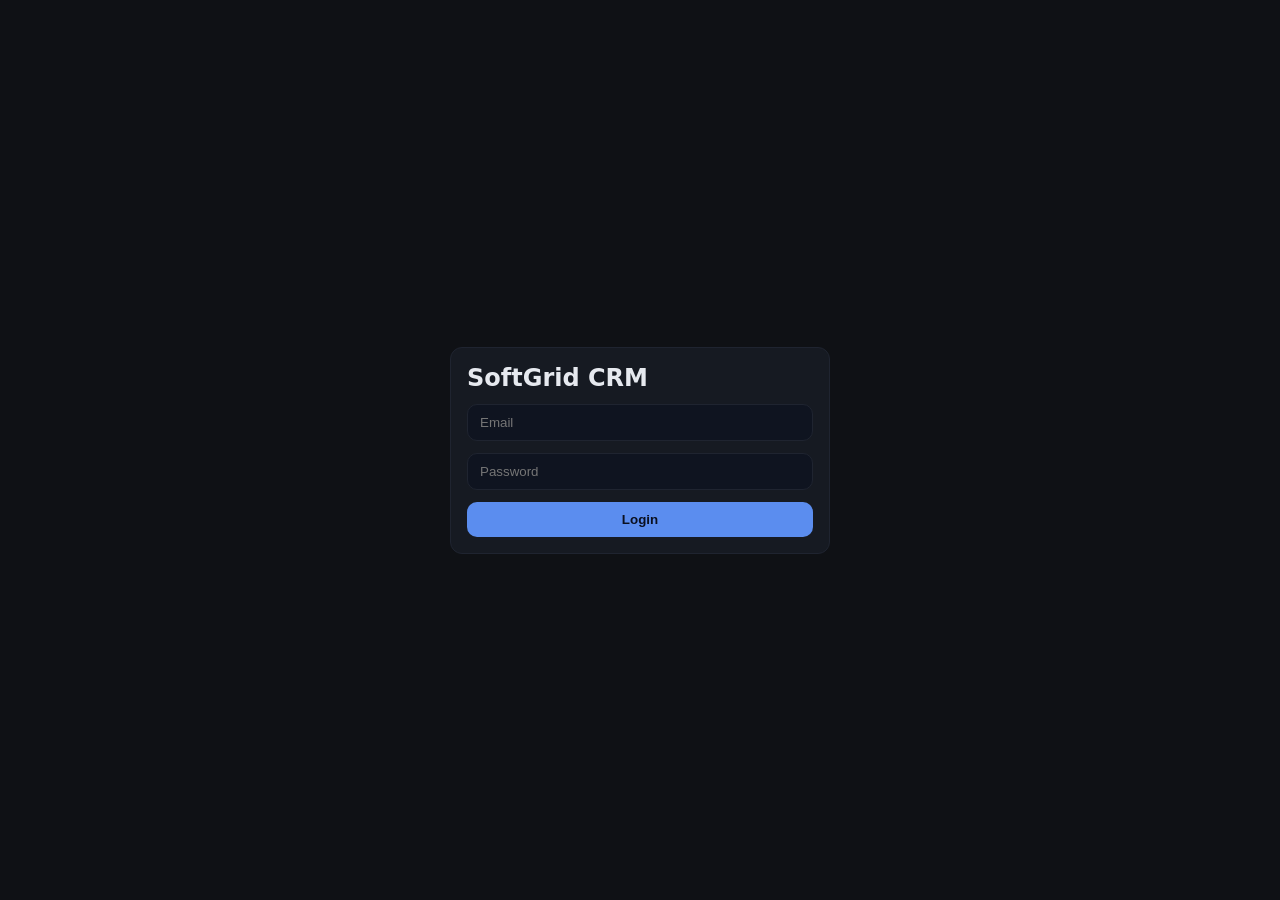
<file: index.html>
<!DOCTYPE html><html lang="en"><head>
<meta charset="UTF-8"><meta name="viewport" content="width=device-width, initial-scale=1.0">
<title>Login - SoftGrid CRM</title>
<link rel="stylesheet" href="style.css?v=12">
</head>
<body class="login-page"> 
  <div class="card" style="width:min(380px,100%)">
    <h2 style="margin:0 0 12px">SoftGrid CRM</h2>
    <form class="form" action="dashboard.html">
      <input type="email" placeholder="Email" required>
      <input type="password" placeholder="Password" required>
      <button class="btn-primary">Login</button>
    </form>
  </div>
</body></html>
</file>
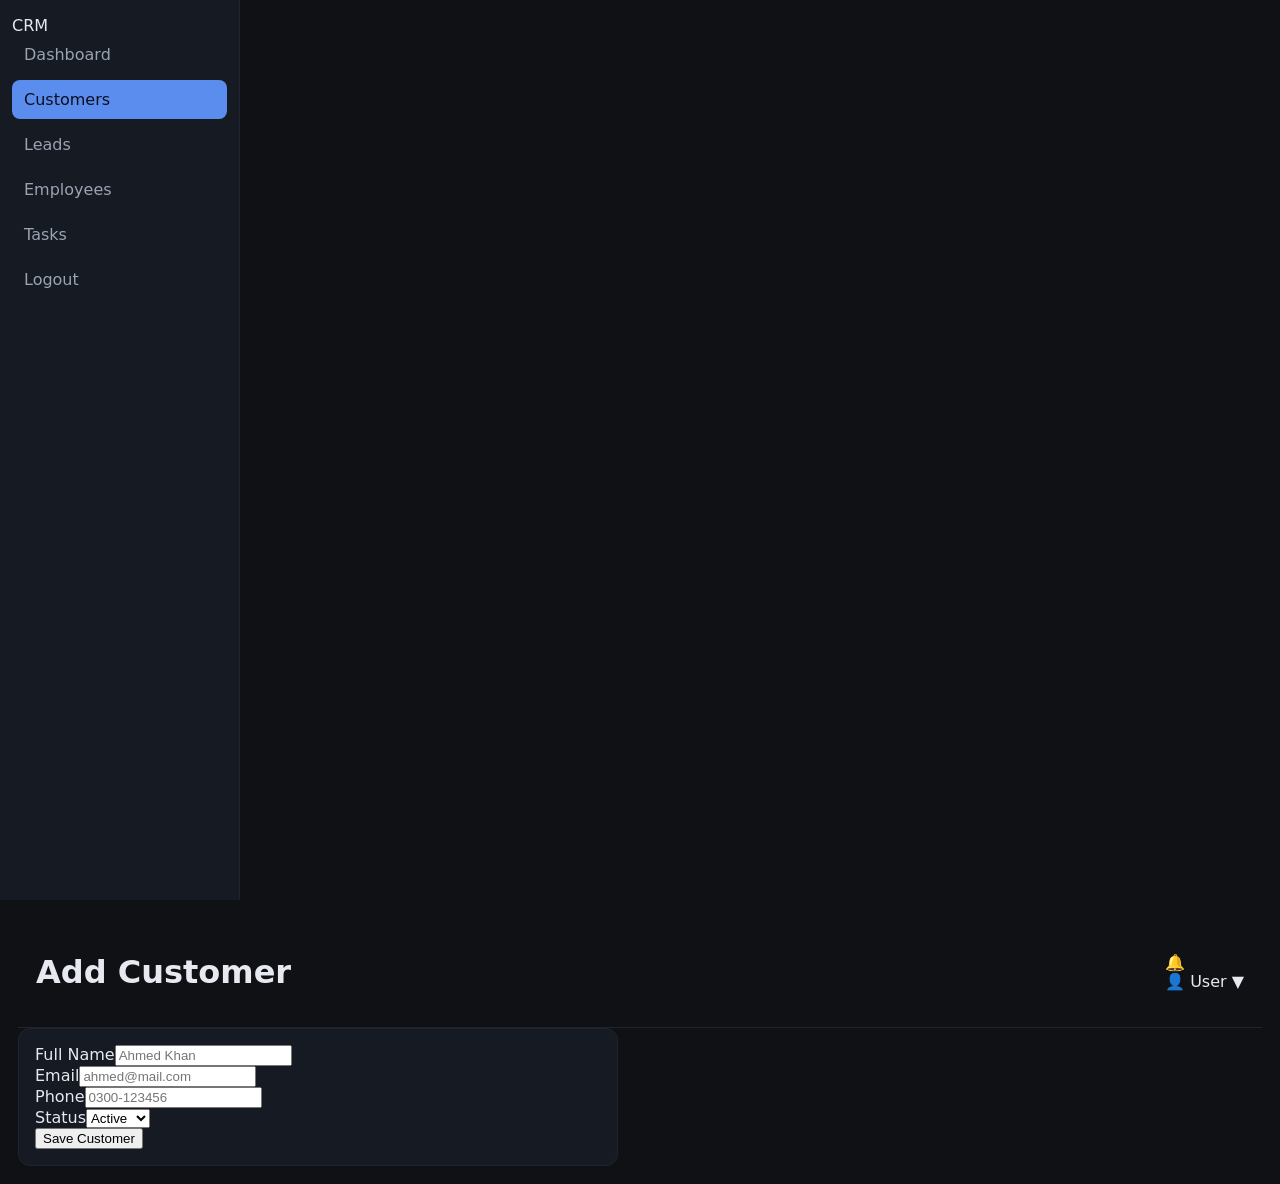
<file: add-customer.html>
<!DOCTYPE html>
<html lang="en"><head><meta charset="UTF-8"><meta name="viewport" content="width=device-width, initial-scale=1.0"><title>Add Customer</title><link rel="stylesheet" href="style.css"></head>
<body><div class="layout">
<aside class="sidebar"><div class="brand">CRM</div><nav class="nav"><a href="dashboard.html">Dashboard</a><a href="customers.html" class="active">Customers</a><a href="leads.html">Leads</a><a href="#">Employees</a><a href="#">Tasks</a><a href="index.html">Logout</a></nav></aside>
<main class="content">
<header class="topbar"><h1>Add Customer</h1><div class="right"><span>🔔</span><div class="profile">👤 User ▼</div></div></header>
<div class="card" style="max-width:600px;"><form action="customers.html">
<div class="field"><label>Full Name</label><input type="text" placeholder="Ahmed Khan" required></div>
<div class="field"><label>Email</label><input type="email" placeholder="ahmed@mail.com" required></div>
<div class="field"><label>Phone</label><input type="text" placeholder="0300-123456"></div>
<div class="field"><label>Status</label><select><option>Active</option><option>New</option><option>Closed</option></select></div>
<button class="btn" type="submit">Save Customer</button>
</form></div></main></div></body></html>
</file>
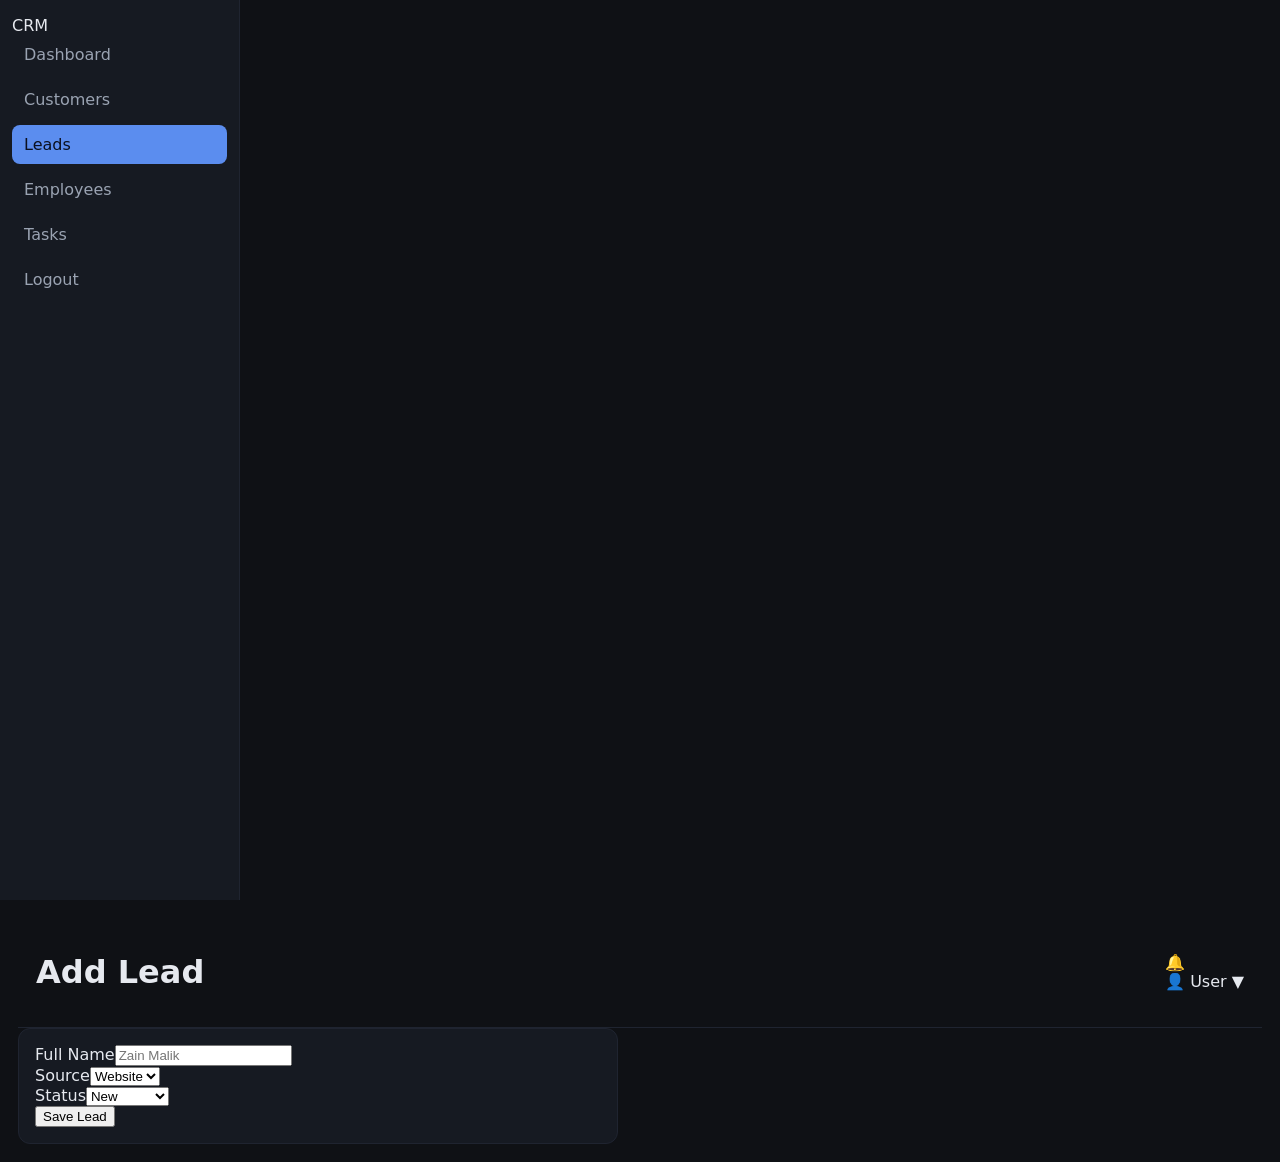
<file: add-lead.html>
<!DOCTYPE html>
<html lang="en"><head><meta charset="UTF-8"><meta name="viewport" content="width=device-width, initial-scale=1.0"><title>Add Lead</title><link rel="stylesheet" href="style.css"></head>
<body><div class="layout">
<aside class="sidebar"><div class="brand">CRM</div><nav class="nav"><a href="dashboard.html">Dashboard</a><a href="customers.html">Customers</a><a href="leads.html" class="active">Leads</a><a href="#">Employees</a><a href="#">Tasks</a><a href="index.html">Logout</a></nav></aside>
<main class="content">
<header class="topbar"><h1>Add Lead</h1><div class="right"><span>🔔</span><div class="profile">👤 User ▼</div></div></header>
<div class="card" style="max-width:600px;"><form action="leads.html">
<div class="field"><label>Full Name</label><input type="text" placeholder="Zain Malik" required></div>
<div class="field"><label>Source</label><select><option>Website</option><option>Referral</option><option>Ads</option></select></div>
<div class="field"><label>Status</label><select><option>New</option><option>Contacted</option><option>Closed</option></select></div>
<button class="btn" type="submit">Save Lead</button>
</form></div></main></div></body></html>
</file>
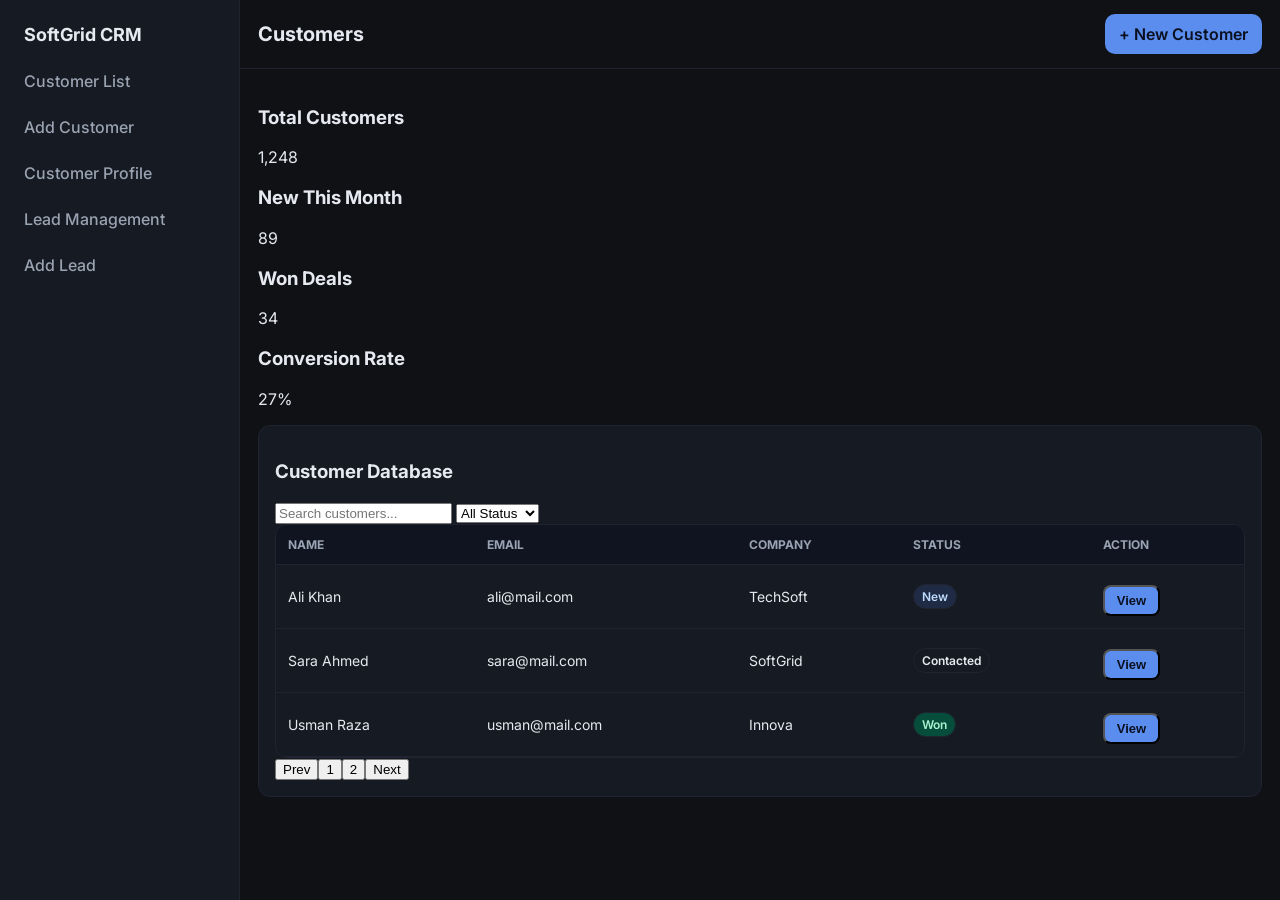
<file: customers.html>
<!DOCTYPE html>
<html lang="en">
<head>
  <meta charset="UTF-8">
  <meta name="viewport" content="width=device-width, initial-scale=1.0">
  <title>SoftGrid CRM - Customers</title>
  <link rel="stylesheet" href="style.css">
  <link href="https://fonts.googleapis.com/css2?family=Inter:wght@400;500;600;700&display=swap" rel="stylesheet">
</head>
<body>
  <div class="dashboard">
    <aside class="sidebar">
      <div class="logo">SoftGrid CRM</div>
      <nav>
        <a href="dashboard.html">Customer List</a>
        <a href="add-customer.html">Add Customer</a>
        <a href="customer-profile.html">Customer Profile</a>
        <a href="leads.html">Lead Management</a>
        <a href="add-lead.html">Add Lead</a>
      </nav>
    </aside>

    <div class="main">
      <header class="topbar">
        <h2>Customers</h2>
        <a href="add-customer.html" class="btn-primary">+ New Customer</a>
      </header>

      <div class="content">
        <div class="grid">
          <div class="kpi"><h3>Total Customers</h3><p>1,248</p></div>
          <div class="kpi"><h3>New This Month</h3><p>89</p></div>
          <div class="kpi"><h3>Won Deals</h3><p>34</p></div>
          <div class="kpi"><h3>Conversion Rate</h3><p>27%</p></div>
        </div>

        <div class="card">
          <h3>Customer Database</h3>
          <div class="toolbar">
            <input type="text" placeholder="Search customers...">
            <select><option>All Status</option><option>New</option><option>Contacted</option><option>Won</option></select>
          </div>
          <div class="table-wrap">
            <table>
              <thead><tr><th>NAME</th><th>EMAIL</th><th>COMPANY</th><th>STATUS</th><th>ACTION</th></tr></thead>
              <tbody>
                <tr><td>Ali Khan</td><td>ali@mail.com</td><td>TechSoft</td><td><span class="badge new">New</span></td><td><button class="btn-icon">View</button></td></tr>
                <tr><td>Sara Ahmed</td><td>sara@mail.com</td><td>SoftGrid</td><td><span class="badge contacted">Contacted</span></td><td><button class="btn-icon">View</button></td></tr>
                <tr><td>Usman Raza</td><td>usman@mail.com</td><td>Innova</td><td><span class="badge won">Won</span></td><td><button class="btn-icon">View</button></td></tr>
              </tbody>
            </table>
          </div>
          <div class="pagination"><button>Prev</button><button class="active">1</button><button>2</button><button>Next</button></div>
        </div>
      </div>
    </div>
  </div>
</body>
</html>
</file>
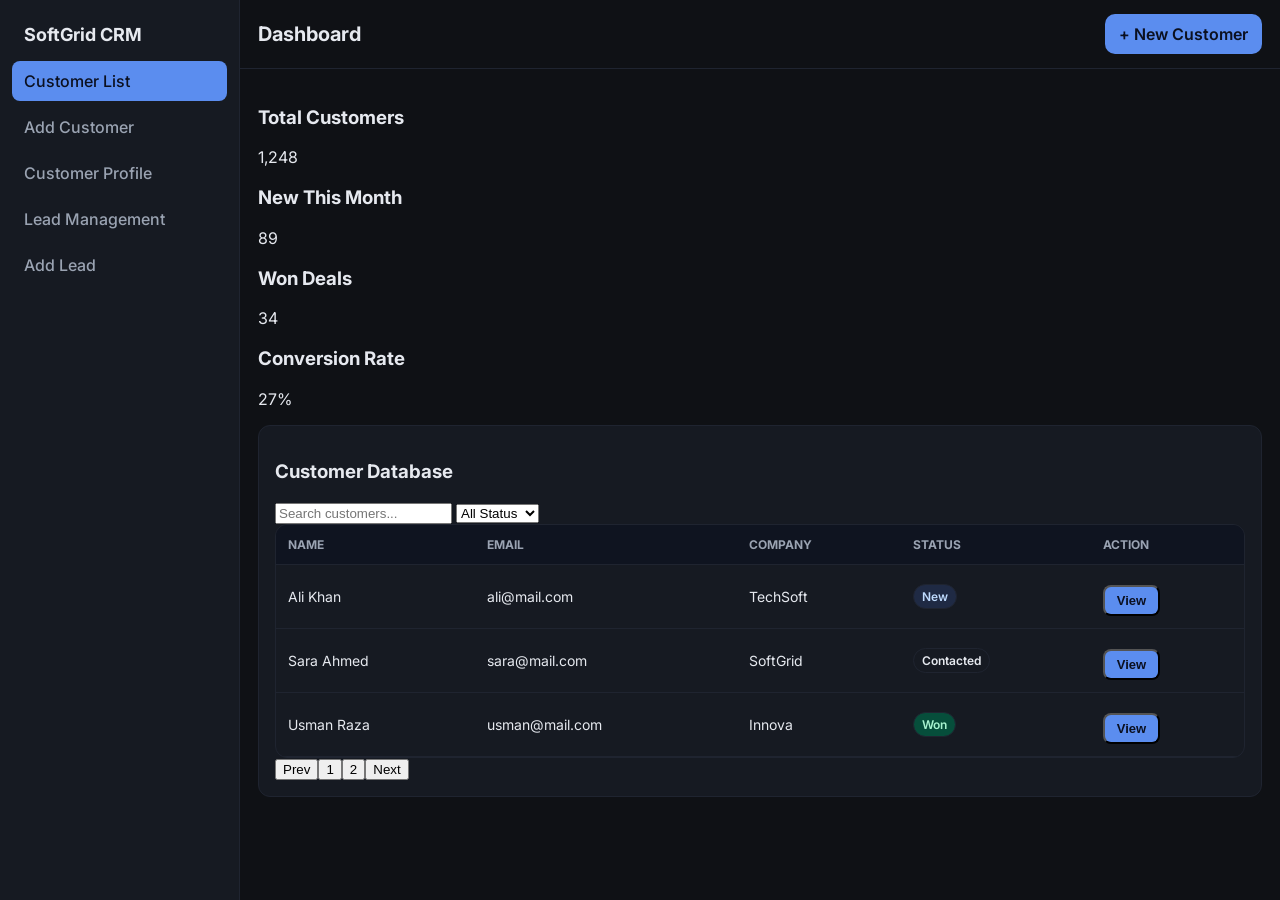
<file: dashboard.html>
<!DOCTYPE html>
<html lang="en">
<head>
  <meta charset="UTF-8">
  <meta name="viewport" content="width=device-width, initial-scale=1.0">
  <title>SoftGrid CRM - Dashboard</title>
  <link rel="stylesheet" href="style.css">
  <link href="https://fonts.googleapis.com/css2?family=Inter:wght@400;500;600;700&display=swap" rel="stylesheet">
</head>
<body>
  <div class="dashboard">
    <aside class="sidebar">
      <div class="logo">SoftGrid CRM</div>
      <nav>
        <a href="dashboard.html" class="active">Customer List</a>
        <a href="add-customer.html">Add Customer</a>
        <a href="customer-profile.html">Customer Profile</a>
        <a href="leads.html">Lead Management</a>
        <a href="add-lead.html">Add Lead</a>
      </nav>
    </aside>

    <div class="main">
      <header class="topbar">
        <h2>Dashboard</h2>
        <a href="add-customer.html" class="btn-primary">+ New Customer</a>
      </header>

      <div class="content">
        <div class="grid">
          <div class="kpi"><h3>Total Customers</h3><p>1,248</p></div>
          <div class="kpi"><h3>New This Month</h3><p>89</p></div>
          <div class="kpi"><h3>Won Deals</h3><p>34</p></div>
          <div class="kpi"><h3>Conversion Rate</h3><p>27%</p></div>
        </div>

        <div class="card">
          <h3>Customer Database</h3>
          <div class="toolbar">
            <input type="text" placeholder="Search customers...">
            <select><option>All Status</option><option>New</option><option>Contacted</option><option>Won</option></select>
          </div>
          <div class="table-wrap">
            <table>
              <thead><tr><th>NAME</th><th>EMAIL</th><th>COMPANY</th><th>STATUS</th><th>ACTION</th></tr></thead>
              <tbody>
                <tr><td>Ali Khan</td><td>ali@mail.com</td><td>TechSoft</td><td><span class="badge new">New</span></td><td><button class="btn-icon">View</button></td></tr>
                <tr><td>Sara Ahmed</td><td>sara@mail.com</td><td>SoftGrid</td><td><span class="badge contacted">Contacted</span></td><td><button class="btn-icon">View</button></td></tr>
                <tr><td>Usman Raza</td><td>usman@mail.com</td><td>Innova</td><td><span class="badge won">Won</span></td><td><button class="btn-icon">View</button></td></tr>
              </tbody>
            </table>
          </div>
          <div class="pagination"><button>Prev</button><button class="active">1</button><button>2</button><button>Next</button></div>
        </div>
      </div>
    </div>
  </div>
</body>
</html>
</file>
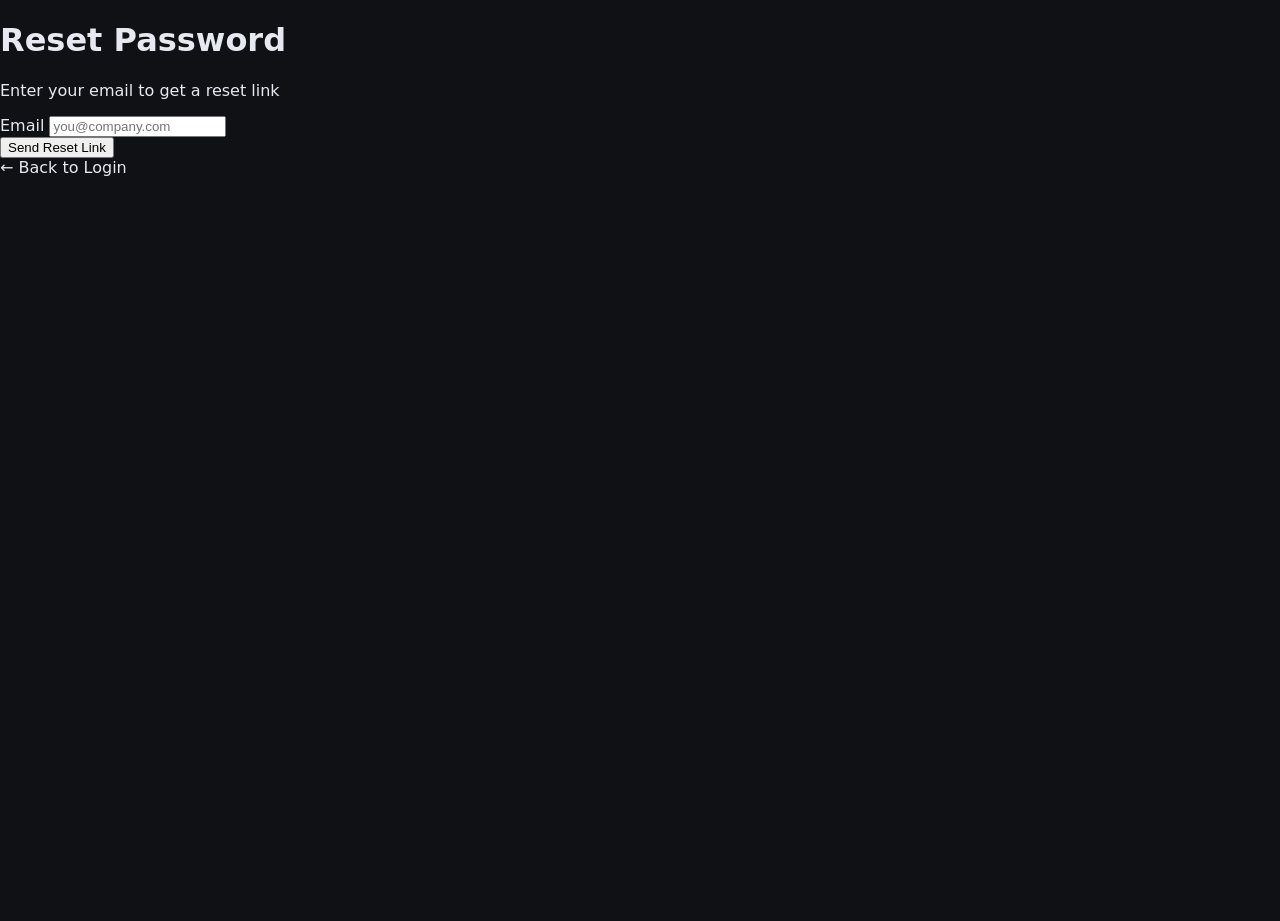
<file: forgot-password.html>
<!DOCTYPE html>
<html lang="en">
<head>
  <meta charset="UTF-8">
  <meta name="viewport" content="width=device-width, initial-scale=1.0">
  <title>Reset Password</title>
  <link rel="stylesheet" href="style.css">
</head>
<body>
  <div class="auth-wrap">
    <div class="auth-card">
      <h1>Reset Password</h1>
      <p>Enter your email to get a reset link</p>
      <form>
        <div class="field">
          <label>Email</label>
          <input type="email" placeholder="you@company.com" required>
        </div>
        <button class="btn" type="submit">Send Reset Link</button>
      </form>
      <a class="link" href="index.html">← Back to Login</a>
    </div>
  </div>
</body>
</html>
</file>
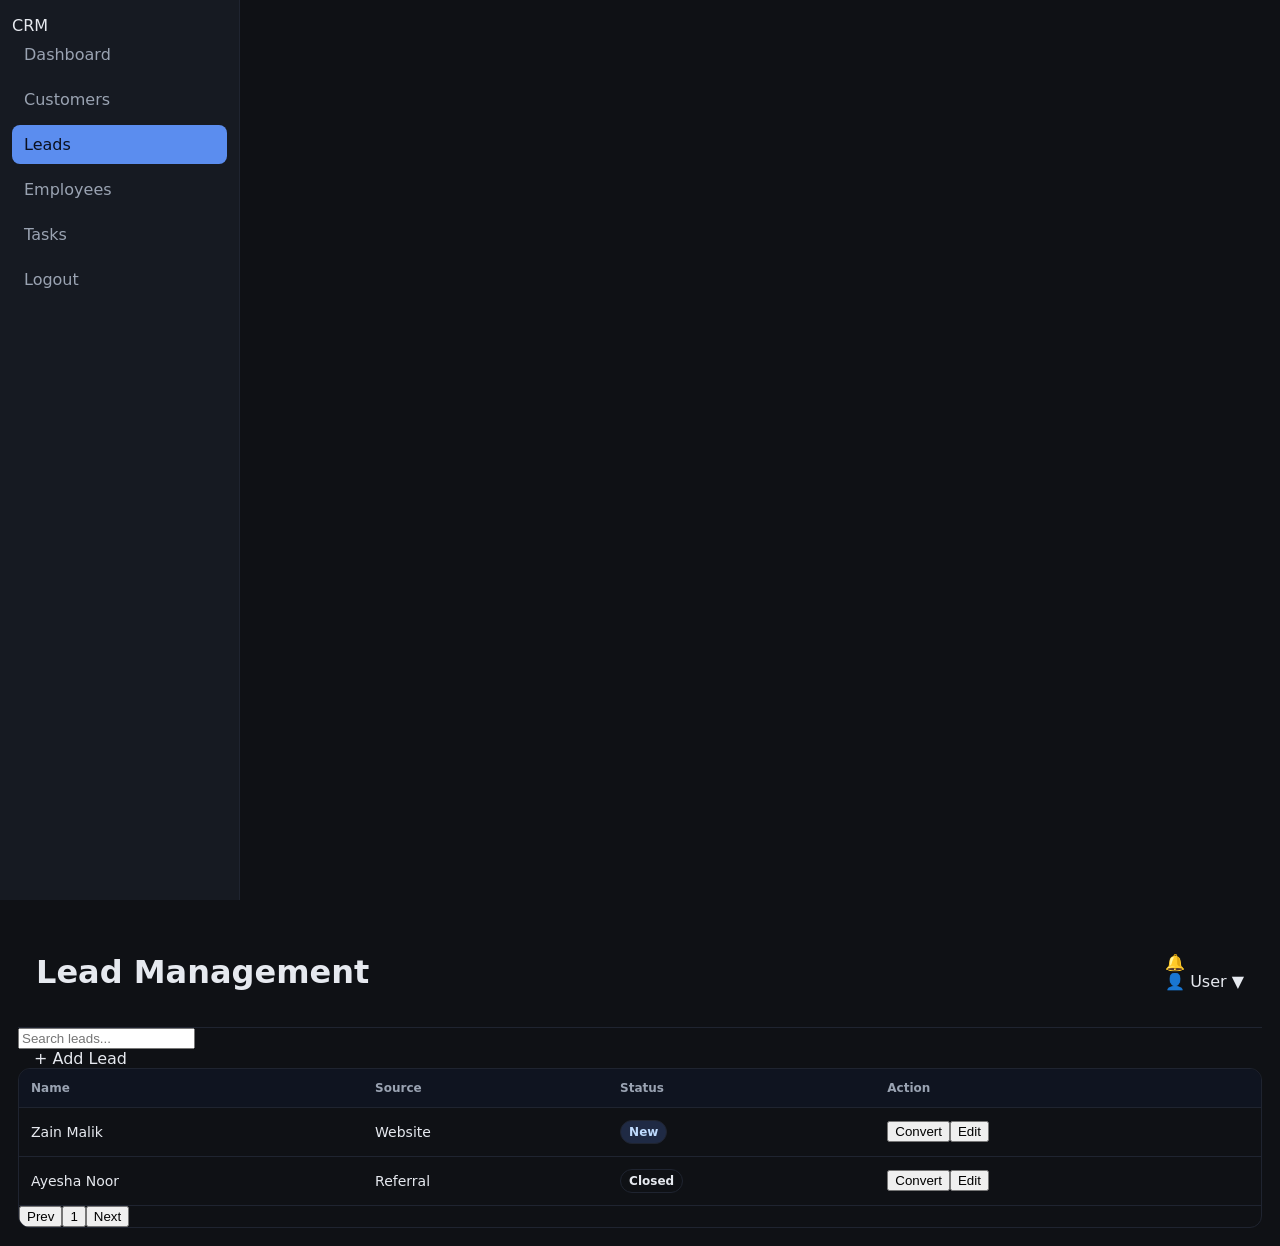
<file: leads.html>
<!DOCTYPE html>
<html lang="en"><head><meta charset="UTF-8"><meta name="viewport" content="width=device-width, initial-scale=1.0"><title>Leads</title><link rel="stylesheet" href="style.css"></head>
<body><div class="layout">
<aside class="sidebar"><div class="brand">CRM</div><nav class="nav"><a href="dashboard.html">Dashboard</a><a href="customers.html">Customers</a><a href="leads.html" class="active">Leads</a><a href="#">Employees</a><a href="#">Tasks</a><a href="index.html">Logout</a></nav></aside>
<main class="content">
<header class="topbar"><h1>Lead Management</h1><div class="right"><span>🔔</span><div class="profile">👤 User ▼</div></div></header>
<div class="toolbar"><div class="left"><input type="text" placeholder="Search leads..."></div><a href="add-lead.html" class="btn" style="width:auto; padding:10px 16px;">+ Add Lead</a></div>
<div class="table-wrap">
<table class="table"><thead><tr><th>Name</th><th>Source</th><th>Status</th><th>Action</th></tr></thead>
<tbody>
<tr><td>Zain Malik</td><td>Website</td><td><span class="badge new">New</span></td><td class="actions"><button class="btn-sm primary">Convert</button><button class="btn-sm">Edit</button></td></tr>
<tr><td>Ayesha Noor</td><td>Referral</td><td><span class="badge closed">Closed</span></td><td class="actions"><button class="btn-sm primary">Convert</button><button class="btn-sm">Edit</button></td></tr>
</tbody></table>
<div class="pagination"><button class="btn-sm">Prev</button><button class="btn-sm">1</button><button class="btn-sm">Next</button></div>
</div></main></div></body></html>
</file>
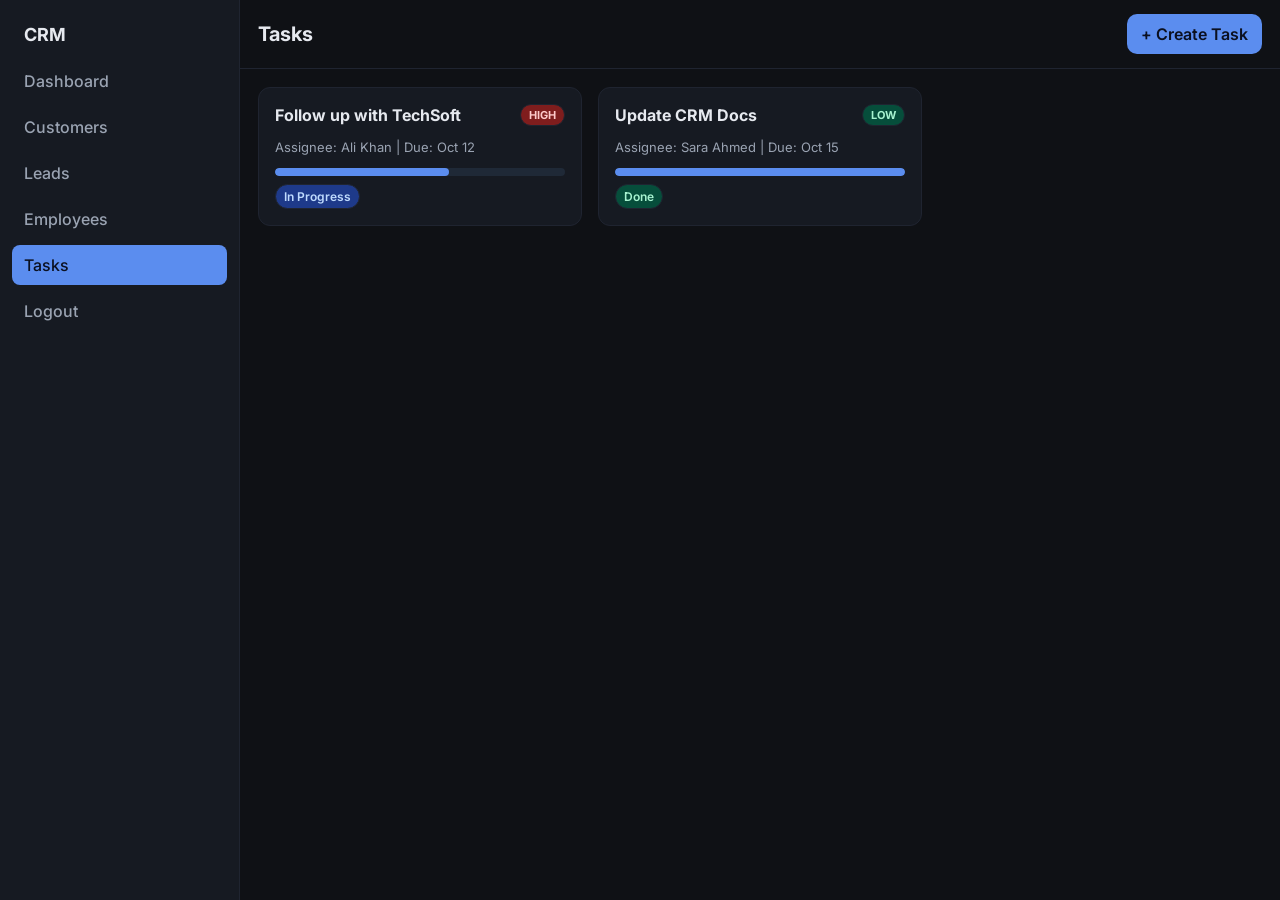
<file: tasks.html>
<!DOCTYPE html><html lang="en"><head>
<meta charset="UTF-8"><meta name="viewport" content="width=device-width, initial-scale=1.0">
<title>Tasks - SoftGrid CRM</title>
<link rel="stylesheet" href="style.css?v=11">
<link href="https://fonts.googleapis.com/css2?family=Inter:wght@400;500;600;700&display=swap" rel="stylesheet">
</head><body>
<div class="dashboard">
  <aside class="sidebar">
    <div class="logo">CRM</div>
    <nav>
      <a href="dashboard.html">Dashboard</a>
      <a href="customers.html">Customers</a>
      <a href="leads.html">Leads</a>
      <a href="employees.html">Employees</a>
      <a href="tasks.html" class="active">Tasks</a>
      <a href="index.html">Logout</a>
    </nav>
  </aside>
  <div class="main">
    <header class="topbar"><h2>Tasks</h2><a href="create-task.html" class="btn-primary">+ Create Task</a></header>
    <div class="content">
      <div class="task-grid">
        <div class="task-card">
          <div class="task-head"><h4>Follow up with TechSoft</h4><span class="priority high">HIGH</span></div>
          <p style="color:var(--muted);font-size:13px">Assignee: Ali Khan | Due: Oct 12</p>
          <div class="progress"><span style="width:60%"></span></div>
          <span class="badge inprogress">In Progress</span>
        </div>
        <div class="task-card">
          <div class="task-head"><h4>Update CRM Docs</h4><span class="priority low">LOW</span></div>
          <p style="color:var(--muted);font-size:13px">Assignee: Sara Ahmed | Due: Oct 15</p>
          <div class="progress"><span style="width:100%"></span></div>
          <span class="badge done">Done</span>
        </div>
      </div>
    </div>
  </div>
</div>
</body></html>
</file>
<file: style.css>
:root{
  --bg:#0f1115; --card:#161a22; --muted:#9aa3b2; --text:#e6e9ef;
  --accent:#5b8def; --accent-2:#22c55e; --danger:#ef4444; --border:#1f2430;
}
*{box-sizing:border-box}
html,body{height:100%;margin:0}
body{
  font-family:Inter,system-ui,-apple-system,Segoe UI,Roboto,Arial,sans-serif;
  background:var(--bg); color:var(--text);
}
a{color:inherit;text-decoration:none}

/* ====== LOGIN PAGE ALAG ====== */
body.login-page{display:grid;place-items:center;min-height:100vh}

/* ====== DASHBOARD LAYOUT ====== */
.dashboard{display:flex;min-height:100vh;width:100%}
.sidebar{
  width:240px; flex-shrink:0;
  background:var(--card); border-right:1px solid var(--border);
  padding:16px 12px; position:sticky;top:0;height:100vh
}
.logo{font-weight:700;font-size:18px;margin:8px 12px 16px}
.sidebar nav{display:flex;flex-direction:column;gap:6px}
.sidebar nav a{padding:10px 12px;border-radius:8px;color:var(--muted);font-weight:500}
.sidebar nav a:hover{background:#0f1420;color:var(--text)}
.sidebar nav a.active{background:var(--accent);color:#0b1020}

.main{flex:1; display:flex; flex-direction:column; min-width:0; overflow:auto}
.topbar{
  display:flex;align-items:center;justify-content:space-between;
  padding:14px 18px;border-bottom:1px solid var(--border);background:var(--bg);
  position:sticky;top:0;z-index:10
}
.topbar h2{margin:0;font-size:20px}
.content{padding:18px}

.card{
  background:var(--card); border:1px solid var(--border);
  border-radius:12px; padding:16px
}

/* ====== BUTTONS ====== */
.btn-primary{
  background:var(--accent);color:#0b1020;border:0;border-radius:10px;
  padding:10px 14px;font-weight:600;cursor:pointer
}
.btn-primary:hover{filter:brightness(1.05)}
.btn-ghost{
  padding:8px 14px;border:1px solid var(--border);border-radius:8px;
  color:var(--text);text-decoration:none;font-size:13px;background:transparent;cursor:pointer
}
.btn-icon{
  display:inline-block;padding:6px 12px;background:var(--accent);color:#0b1020;
  border-radius:8px;font-size:13px;font-weight:600;text-decoration:none;cursor:pointer;margin-top:8px
}

/* ====== TABLES ====== */
.table-wrap{overflow:auto;border:1px solid var(--border);border-radius:12px}
table{width:100%;border-collapse:collapse;min-width:680px}
thead th{
  text-align:left;font-size:12px;color:var(--muted);
  padding:12px;border-bottom:1px solid var(--border);background:#0f1420
}
tbody td{padding:12px;border-bottom:1px solid var(--border);font-size:14px}

/* ====== FORMS ====== */
.form{display:grid;gap:12px;max-width:520px}
.form input,.form select{
  width:100%;padding:10px 12px;border-radius:10px;
  border:1px solid var(--border);background:#0f1420;color:var(--text);outline:none
}

/* ====== BADGES ====== */
.badge{
  display:inline-block;padding:4px 8px;border-radius:999px;
  font-size:12px;font-weight:600;border:1px solid var(--border)
}
.badge.new{background:#1f2a44;color:#bfdbfe}
.badge.won{background:#064e3b;color:#a7f3d0}
.badge.lost{background:#7f1d1d;color:#fecaca}
.badge.inprogress{background:#1e3a8a;color:#bfdbfe}
.badge.done{background:#064e3b;color:#a7f3d0}

/* ====== PRIORITY ====== */
.priority{font-size:11px;font-weight:700;padding:3px 8px;border-radius:999px;border:1px solid var(--border)}
.priority.high{background:#7f1d1d;color:#fecaca}
.priority.low{background:#064e3b;color:#a7f3d0}

/* ====== GRID CARDS ====== */
.grid-3{display:grid;grid-template-columns:repeat(auto-fill,minmax(260px,1fr));gap:16px}
.grid-4{display:grid;grid-template-columns:repeat(auto-fill,minmax(220px,1fr));gap:16px} /* <- NEW LINE */

.emp-card{
  background:var(--card);border:1px solid var(--border);
  border-radius:12px;padding:16px;text-align:center
}
.emp-card img{width:64px;height:64px;border-radius:50%;margin-bottom:8px;border:2px solid var(--accent)}
.emp-card h4{margin:8px 0 4px}

.task-grid{display:grid;grid-template-columns:repeat(auto-fill,minmax(320px,1fr));gap:16px}
.task-card{background:var(--card);border:1px solid var(--border);border-radius:12px;padding:16px}
.task-head{display:flex;justify-content:space-between;align-items:center;margin-bottom:8px;gap:8px}
.task-head h4{margin:0;font-size:16px}

.progress{height:8px;background:#1f2937;border-radius:999px;overflow:hidden;margin:8px 0}
.progress>span{display:block;height:100%;background:var(--accent);border-radius:999px}

/* ====== MODAL ====== */
.modal{position:fixed;inset:0;background:rgba(0,0,0,.5);display:none;align-items:center;justify-content:center;padding:16px}
.modal.active{display:flex}
.modal-card{background:var(--card);border:1px solid var(--border);border-radius:14px;padding:16px;width:min(520px,100%)}

/* ====== RESPONSIVE ====== */
@media (max-width: 900px){
  .sidebar{display:none}
  .dashboard{flex-direction:column}
</file>
